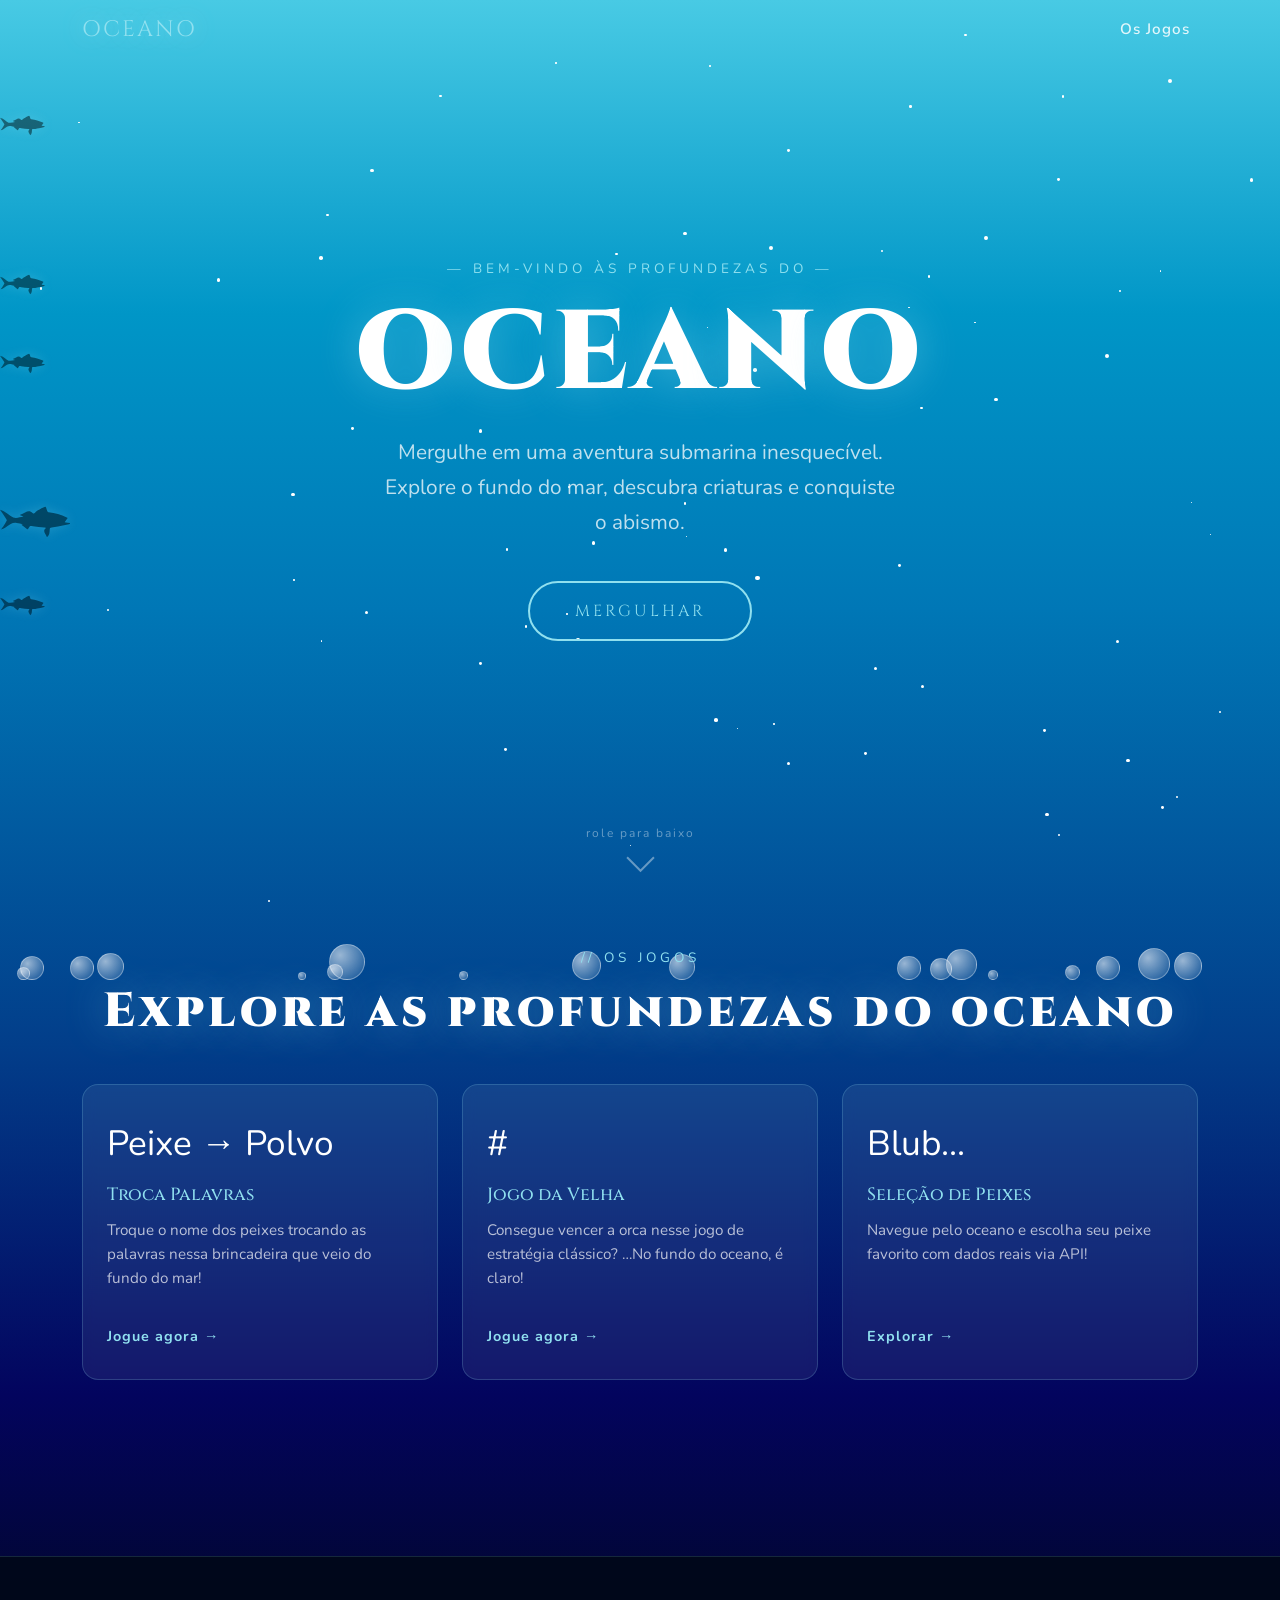
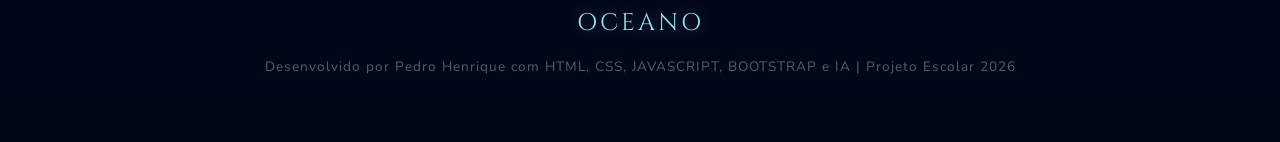
<file: index.html>
<!DOCTYPE html>
<html lang="pt-br">

<head>
    <meta charset="UTF-8">
    <meta name="viewport" content="width=device-width, initial-scale=1.0">
    <title>Oceano</title>
    <link href="https://cdn.jsdelivr.net/npm/bootstrap@5.3.8/dist/css/bootstrap.min.css" rel="stylesheet"
        integrity="sha384-sRIl4kxILFvY47J16cr9ZwB07vP4J8+LH7qKQnuqkuIAvNWLzeN8tE5YBujZqJLB" crossorigin="anonymous">
    <link rel="stylesheet" href="style.css">
</head>

<body>
    <div id="particles-container"></div>
    <div id="bubbles-container"></div>
    <div id="fish-container"></div>


    <!-- ═══ NAVBAR ═══════════════════════════════════════════════
      navbar-expand-md  → colapsa em mobile, expande em ≥768px
      navbar-dark       → força ícones/texto claros (fundo escuro)
      position-fixed + top-0 + w-100 → fixa no topo da viewport
    ════════════════════════════════════════════════════════════ -->
    <nav class="navbar navbar-expand-md navbar-dark position-fixed top-0 w-100" id="navbar">
        <div class="container">
            <a class="navbar-brand nav-logo" href="#">OCEANO</a>
            <!-- hambúrguer automático do Bootstrap em mobile -->
            <button class="navbar-toggler border-0" type="button" data-bs-toggle="collapse" data-bs-target="#navMenu"
                aria-controls="navMenu" aria-expanded="false" aria-label="Toggle navigation">
                <span class="navbar-toggler-icon"></span>
            </button>
            <div class="collapse navbar-collapse justify-content-end" id="navMenu">
                <ul class="navbar-nav gap-3">
                    <li class="nav-item"><a class="nav-link nav-link-custom" href="#jogos">Os Jogos</a></li>
                </ul>
            </div>
        </div>
    </nav>

    <!-- ═══ HERO ══════════════════════════════════════════════════
      min-vh-100          → seção ocupa pelo menos 100% da tela
      d-flex flex-column  → filhos empilhados verticalmente
      align-items-center  → centraliza no eixo horizontal (X)
      justify-content-center → centraliza no eixo vertical (Y)
      position-relative   → necessário para o scroll-hint
                            usar position:absolute em relação
                            a esta section, e não à tela toda
    ════════════════════════════════════════════════════════════ -->
    <section
        class="hero min-vh-100 d-flex flex-column align-items-center justify-content-center text-center position-relative">
        <p class="hero-eyebrow">— Bem-vindo às profundezas do —</p>
        <h1 id="titulo">OCEANO</h1>
        <p class="hero-sub">
            Mergulhe em uma aventura submarina inesquecível.<br>
            Explore o fundo do mar, descubra criaturas e conquiste o abismo.
        </p>
        <a href="#jogos" class="btn-mergulhar">Mergulhar</a>
        <!--
          scroll-hint fica DENTRO da section (não de um col),
          pois usa position:absolute com bottom:2rem.
          Se estivesse dentro de um col Bootstrap, o absolute
          seria relativo à col (altura do conteúdo), não à
          section de tela cheia — ficaria no lugar errado.
        -->
        <div class="scroll-hint">
            <span>role para baixo</span>
            <div class="scroll-arrow"></div>
        </div>
    </section>


    <!-- ═══ SEÇÃO: OS JOGOS ════════════════════════════════════════
      Estrutura correta Bootstrap: section > .container > .row > .col
      A section é o bloco semântico (pode ter padding/background).
      O .container fica DENTRO dela para limitar a largura do conteúdo.
    ════════════════════════════════════════════════════════════ -->
    <section class="jogos-section py-5" id="jogos">
        <div class="container  mb-custom">

            <div class="text-center mb-5">
                <p class="section-label">// Os jogos</p>
                <h2 class="section-title">Explore as profundezas do oceano</h2>
            </div>
            <!--
              row-cols-1     → 1 card por linha em mobile (padrão)
              row-cols-md-3  → 3 cards por linha em ≥768px
              g-4            → gutter de 1.5rem entre cards
              Bootstrap resolve a responsividade automaticamente
              com essas três classes — sem media queries manuais.
            -->
            <div class="row row-cols-1 row-cols-md-3 g-4">
                <div class="col">
                    <!-- h-100 iguala a altura de todos os cards na mesma linha -->
                    <div class="card h-100">
                        <div class="card-icon">
                            Peixe → Polvo
                        </div>
                        <h3>Troca Palavras</h3>
                        <p>Troque o nome dos peixes trocando as palavras nessa brincadeira que veio do fundo do mar!</p>
                        <a href="trocapalavras.html" class="card-link">Jogue agora →</a>
                    </div>
                </div>
                <div class="col">
                    <div class="card h-100">
                        <div class="card-icon">
                            #
                        </div>
                        <h3>Jogo da Velha</h3>
                        <p>Consegue vencer a orca nesse jogo de estratégia clássico? …No fundo do oceano, é claro!</p>
                        <a href="#" class="card-link">Jogue agora →</a>
                    </div>
                </div>
                <div class="col">
                    <div class="card h-100">
                        <div class="card-icon">
                                Blub...
                        </div>
                        <h3>Seleção de Peixes</h3>
                        <p>Navegue pelo oceano e escolha seu peixe favorito com dados reais via API!</p>
                        <a href="#" class="card-link">Explorar →</a>
                    </div>
                </div>
            </div>
        </div>
    </section>


    <!-- ════════════════════════ FOOTER ═══════════════════ -->
    <footer>
        <span class="logo-footer">OCEANO</span>
        <p>Desenvolvido por Pedro Henrique com HTML, CSS, JAVASCRIPT, BOOTSTRAP e IA | Projeto Escolar 2026</p>
    </footer>


    <audio id="som-bolhas" loop>
        <!-- <source src="audio/soundshmyak-loop-air-bubbles-159283.mp3" type="audio/mpeg"> -->
        <source
            src="audio/malvarrosadesigns-muffled-and-relaxing-sound-of-bubbles-rising-slowly-in-water-loop-492207.mp3"
            type="audio/mpeg">
    </audio>
    <script src="https://cdn.jsdelivr.net/npm/bootstrap@5.3.8/dist/js/bootstrap.bundle.min.js"
        integrity="sha384-FKyoEForCGlyvwx9Hj09JcYn3nv7wiPVlz7YYwJrWVcXK/BmnVDxM+D2scQbITxI"
        crossorigin="anonymous"></script>
    <script src="script.js"></script>
</body>

</html>







<!-- <div class="container text-center">

        <div class="row">
            <div class="col-lg-12">
                <p class="hero-eyebrow">- BEM-VINDO ÀS PROFUNDEZAS DO-</p>
                <h1 id="titulo">OCEANO</h1>
            </div>
            <div class="col-lg-12">
                <div class="scroll-hint">
                    <span>role para baixo</span>
                    <div class="scroll-arrow"></div>
                </div>
            </div>
        </div> -->

<!-- <div class="row">
                <div class="col-lg-12">
                    <p>OS JOGOS</p>
                    <h2>EXPLORE AS PROFUNDEZAS DO OCEANO</h2>
                </div>

                <div class="col-lg-4">
                    <div class="card">
                        <div class="card-icon"></div>
                        <h3>TROCA PALAVRAS</h3>
                        <p>Troque as palavras das frases nessa brincadeira que venho do fundo do mar!</p>
                        <a href="trocapalavras.html">Jogue agora!</a>
                    </div>
                </div>
                <div class="col-lg-4">
                    <div class="card">
                        <div class="card-icon"></div>
                        <h3>JOGO DA VELHA</h3>
                        <p>Consegue vencer da orca nesse jogo de estratégia clássico? ...Enquanto está no fundo do oceano, é
                            claro!</p>
                        <a href=""></a>
                    </div>
                </div>
                <div class="col-lg-4">
                    <div class="card">
                        <div class="card-icon"></div>
                        <h3>SELEÇÃO DE PEIXES</h3>
                        <p>Navegue por zonas distintas: recife, mar aberto, zona crepuscular, abissal, e escolha seu peixe
                            favorito!</p>
                        <a href=""></a>
                    </div>
                </div>
            </div> -->
</file>
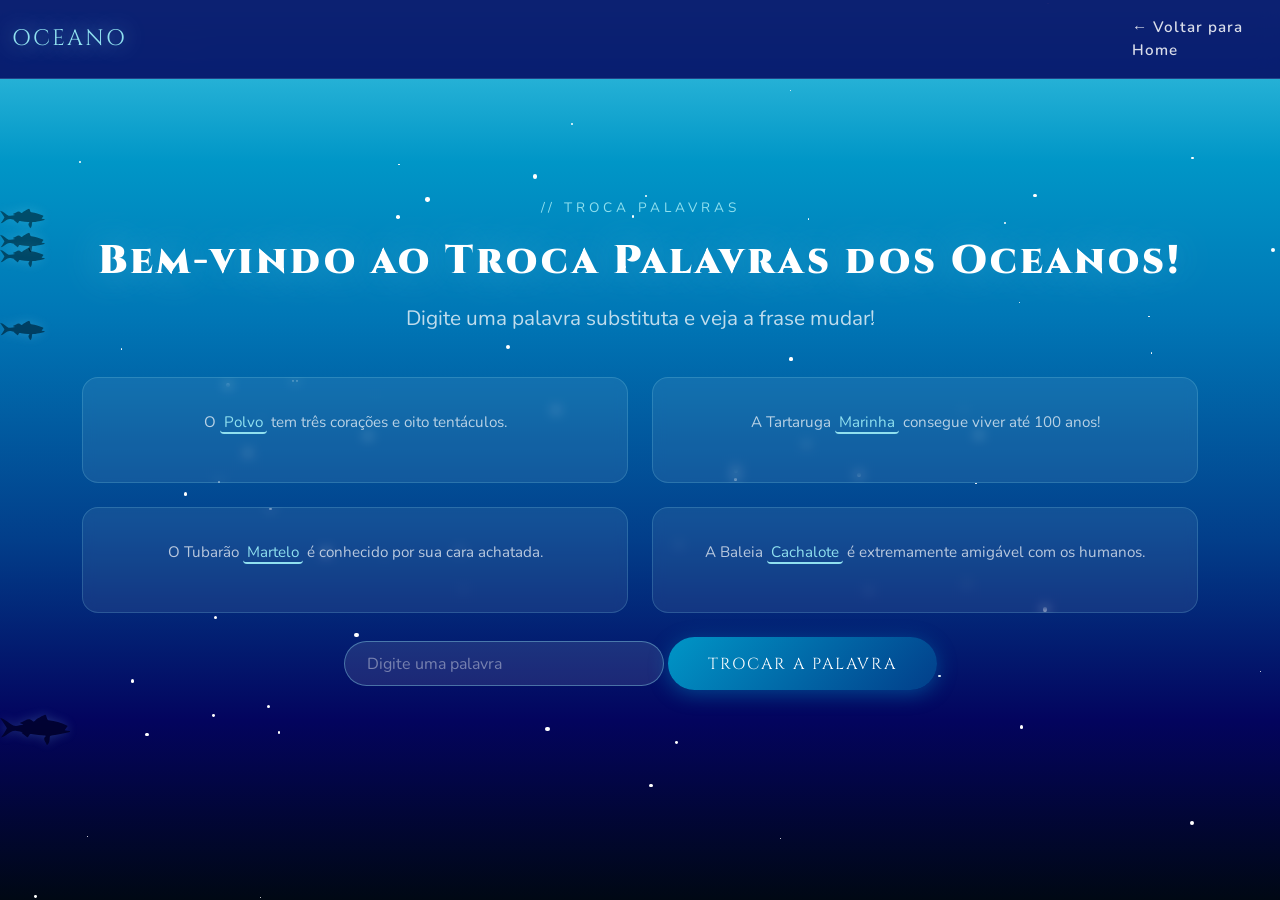
<file: trocapalavras.html>
<!DOCTYPE html>
<html lang="pt-br">

<head>
    <meta charset="UTF-8">
    <meta name="viewport" content="width=device-width, initial-scale=1.0">
    <title>Troca Palavras</title>
    <link href="https://cdn.jsdelivr.net/npm/bootstrap@5.3.8/dist/css/bootstrap.min.css" rel="stylesheet"
        integrity="sha384-sRIl4kxILFvY47J16cr9ZwB07vP4J8+LH7qKQnuqkuIAvNWLzeN8tE5YBujZqJLB" crossorigin="anonymous">
    <link rel="stylesheet" href="style.css">
</head>

<body>
    <div id="particles-container"></div>
    <div id="bubbles-container"></div>
    <div id="fish-container"></div>

    <!-- ═══ NAVBAR ═══════════════════════════════════════════════
      navbar-expand-md  → colapsa em mobile, expande em ≥768px
      navbar-dark       → força ícones/texto claros (fundo escuro)
      position-fixed + top-0 + w-100 → fixa no topo da viewport
    ════════════════════════════════════════════════════════════ -->
    <nav class="navbar navbar-expand-md navbar-dark position-fixed top-0 w-100" id="navbar" style="background: rgba(3,4,94,0.85) !important; backdrop-filter: blur(10px); border-bottom: 1px solid rgba(144,224,239,0.2);">
        <div class="container">
            <a class="navbar-brand nav-logo" href="index.html">OCEANO</a>
            <!-- hambúrguer automático do Bootstrap em mobile -->
            <button class="navbar-toggler border-0" type="button" data-bs-toggle="collapse" data-bs-target="#navMenu"
                aria-controls="navMenu" aria-expanded="false" aria-label="Toggle navigation">
                <span class="navbar-toggler-icon"></span>
            </button>
        </div>
        <div class="collapse navbar-collapse justify-content-end" id="navMenu">
            <ul class="navbar-nav gap-3">
                <li class="nav-item"><a class="nav-link nav-link-custom" href="index.html">← Voltar para Home</a></li>
            </ul>
        </div>
    </nav>

    <section
        class="min-vh-100 d-flex flex-column align-items-center justify-content-center text-center py-5 position-relative pagina-jogo"
        style="z-index:1;">
        <div class="container">

            <p class="section-label">// Troca Palavras</p>
            <h1 id="titulo-jogo">Bem-vindo ao Troca Palavras dos Oceanos!</h1>
            <p class="hero-sub mx-auto">Digite uma palavra substituta e veja a frase mudar!</p>

            <!-- frases em cards -->
            <div class="row row-cols-1 row-cols-md-2 g-4 mb-4">
                <div class="col">
                    <div class="card h-100 card-trocar">
                        <p>O <span class="trocar">Polvo</span> tem três corações e oito tentáculos.</p>
                    </div>
                </div>
                <div class="col">
                    <div class="card h-100 card-trocar">
                        <p>A Tartaruga <span class="trocar">Marinha</span> consegue viver até 100 anos!</p>
                    </div>
                </div>
                <div class="col">
                    <div class="card h-100 card-trocar">
                        <p>O Tubarão <span class="trocar">Martelo</span> é conhecido por sua cara achatada.</p>
                    </div>
                </div>
                <div class="col">
                    <div class="card h-100 card-trocar">
                        <p>A Baleia <span class="trocar">Cachalote</span> é extremamente amigável com os humanos.</p>
                    </div>
                </div>
            </div>

            <!-- input e botão -->
            <input type="text" class="input-substituicao" id="substituicao" placeholder="Digite uma palavra">
            <button class="btn-jogar" onclick="trocarPalavra()">Trocar a palavra</button>

        </div>
    </section>


    <audio id="som-bolhas" loop>
        <!-- <source src="audio/soundshmyak-loop-air-bubbles-159283.mp3" type="audio/mpeg"> -->
        <source
            src="audio/malvarrosadesigns-muffled-and-relaxing-sound-of-bubbles-rising-slowly-in-water-loop-492207.mp3"
            type="audio/mpeg">
    </audio>

    <script src="https://cdn.jsdelivr.net/npm/bootstrap@5.3.8/dist/js/bootstrap.bundle.min.js"
        integrity="sha384-FKyoEForCGlyvwx9Hj09JcYn3nv7wiPVlz7YYwJrWVcXK/BmnVDxM+D2scQbITxI"
        crossorigin="anonymous"></script>
    <script src="script.js"></script>
    <script>
        // ════════════════════════════════════════════════════════════
        //  ESSE SCRIPT TEM COMO OBJETIVO SOMENTE MUDANÇAS ESTÉTICAS
        // ════════════════════════════════════════════════════════════
        titulo.style.fontSize = 'clamp(1rem, 3vw, 2.8rem)'

        const fraseCard = document.querySelectorAll('.card p')
        fraseCard.forEach((fraseCard) => {
            fraseCard.style.fontSize = '1.25rem'
        })
    </script>
</body>

</html>
</file>
<file: style.css>
/* FONTE PRA TITULO */
@import url('https://fonts.googleapis.com/css2?family=Cinzel:wght@400..900&family=Poppins:ital,wght@0,100;0,200;0,300;0,400;0,500;0,600;0,700;0,800;0,900;1,100;1,200;1,300;1,400;1,500;1,600;1,700;1,800;1,900&display=swap');

/* FONTE PRA TEXTO NORMAL */
@import url('https://fonts.googleapis.com/css2?family=Poppins:ital,wght@0,100;0,200;0,300;0,400;0,500;0,600;0,700;0,800;0,900;1,100;1,200;1,300;1,400;1,500;1,600;1,700;1,800;1,900&display=swap');

/* FONTE PRA SUBTITULO */
@import url('https://fonts.googleapis.com/css2?family=Cinzel:wght@400..900&family=Nunito:ital,wght@0,200..1000;1,200..1000&family=Poppins:ital,wght@0,100;0,200;0,300;0,400;0,500;0,600;0,700;0,800;0,900;1,100;1,200;1,300;1,400;1,500;1,600;1,700;1,800;1,900&display=swap');


*,
*::before,
*::after {
    margin: 0;
    padding: 0;
    box-sizing: border-box;
}

:root {
    --surface: #48CAE4;
    --mid: #0077B6;
    --deep: #023E8A;
    --abyss: #03045E;
    --text-glow: #90E0EF;
    --white: #ffffff;
}

html {
    scroll-behavior: smooth;
}

body {
    font-family: 'Nunito', sans-serif;
    color: var(--white);
    background: linear-gradient(to bottom,
            #48CAE4 0%,
            #0096C7 18%,
            #0077B6 35%,
            #023E8A 60%,
            #03045E 80%,
            #000814 100%);
    min-height: 100vh;
    overflow-x: hidden;
}

.hero-eyebrow {
    font-size: 0.85rem;
    letter-spacing: 4px;
    text-transform: uppercase;
    color: var(--text-glow);
    margin-bottom: 1.2rem;
    opacity: 0;
    animation: fadeUp 0.8s ease forwards 0.3s;
}

.mb-custom {
    margin-bottom: 8rem !important; /* Aumente o valor conforme necessário */
}
/* ════════════════════════════════════════════
   NAVBAR
   O Bootstrap já posiciona e dá z-index alto.
   Aqui só customizamos aparência.
════════════════════════════════════════════ */
#navbar {
    /* começa transparente — JS adiciona .scrolled ao rolar */
    background: transparent !important;
    transition: background 0.5s ease, backdrop-filter 0.5s ease;
    /* z-index alto para ficar acima das camadas de fundo */
    z-index: 200;
}

#navbar.scrolled {
    background: rgba(3, 4, 94, 0.85) !important;
    backdrop-filter: blur(10px);
    border-bottom: 1px solid rgba(144, 224, 239, 0.2);
}

.nav-logo {
    font-family: 'Cinzel', serif;
    font-size: 1.4rem;
    letter-spacing: 2px;
    color: var(--text-glow) !important;
    text-shadow: 0 0 20px rgba(144, 224, 239, 0.8);
    text-decoration: none;
}

.nav-link-custom {
    color: rgba(255, 255, 255, 0.85) !important;
    font-size: 0.95rem;
    font-weight: 600;
    letter-spacing: 1px;
    transition: color 0.3s, text-shadow 0.3s;
}

.nav-link-custom:hover {
    color: var(--text-glow) !important;
    text-shadow: 0 0 12px rgba(144, 224, 239, 0.8);
}

/* ════════════════════════════════════════════
   HERO
   O Bootstrap cuida do posicionamento (min-vh-100,
   d-flex, align-items-center, justify-content-center).
   Aqui só definimos padding e z-index.
════════════════════════════════════════════ */
.hero {
    padding: 2rem 1rem;
    /* z-index:1 garante que o conteúdo fique
       acima das camadas de fundo (z-index:0) */
    position: relative;
    z-index: 1;
}

.hero-eyebrow {
    font-size: 0.85rem;
    letter-spacing: 4px;
    text-transform: uppercase;
    color: var(--text-glow);
    margin-bottom: 1.2rem;
    opacity: 0;
    animation: fadeUp 0.8s ease forwards 0.3s;
}

.hero-sub {
    font-size: clamp(1rem, 2.5vw, 1.3rem);
    color: rgba(255, 255, 255, 0.75);
    max-width: 520px;
    line-height: 1.7;
    margin-bottom: 2.5rem;
    opacity: 0;
    animation: fadeUp 0.8s ease forwards 0.7s;
}

/* BOTÃO HERO */
.btn-mergulhar {
    display: inline-block;
    padding: 1rem 2.8rem;
    background: transparent;
    border: 2px solid var(--text-glow);
    color: var(--text-glow);
    font-family: 'Cinzel', serif;
    font-size: 1rem;
    letter-spacing: 3px;
    text-transform: uppercase;
    text-decoration: none;
    border-radius: 50px;
    cursor: pointer;
    transition: background 0.3s, color 0.3s, box-shadow 0.3s, transform 0.2s;
    opacity: 0;
    animation: fadeUp 0.8s ease forwards 1s;
}

.btn-mergulhar:hover {
    background: var(--text-glow);
    color: var(--abyss);
    box-shadow: 0 0 30px rgba(144, 224, 239, 0.5);
    transform: translateY(-3px);
}

/* ════════════════════════════════════════════
    SEÇÂO JOGOS
════════════════════════════════════════════ */
.section-label {
    font-size: 0.85rem;
    letter-spacing: 4px;
    text-transform: uppercase;
    color: var(--text-glow);
    margin-bottom: 1.2rem;
    opacity: 0;
    animation: fadeUp 0.8s ease forwards 0.3s;
}

.section-title {
    font-family: 'Cinzel', serif;
    font-size: clamp(1rem, 4vw, 3rem);
    font-weight: 900;
    line-height: 1;
    letter-spacing: 4px;
    text-shadow: 0 0 40px rgba(144, 224, 239, 0.4);
}

/* ════════════════════════════════════════════
    CARDS
    Bootstrap reseta .card — sobrescrevemos com
    o estilo oceânico. !important onde necessário
    para vencer a especificidade do Bootstrap.
════════════════════════════════════════════ */
.card {
    background: rgba(255, 255, 255, 0.07) !important;
    border: 1px solid rgba(144, 224, 239, 0.2) !important;
    border-radius: 16px !important;
    padding: 2rem 1.5rem !important;
    backdrop-filter: blur(6px);
    color: var(--white) !important;
    transition: transform 0.3s, background 0.3s, box-shadow 0.3s;
    /* display flex em coluna para empurrar o link pro fundo
       (funciona junto com h-100 do Bootstrap) */
    display: flex !important;
    flex-direction: column;
}

.card:hover {
    transform: translateY(-8px);
    background: rgba(255, 255, 255, 0.12) !important;
    box-shadow: 0 12px 40px rgba(0, 119, 182, 0.3);
}

.card-icon {
    font-size: 2.2rem;
    margin-bottom: 1rem;
}

.card h3 {
    font-family: 'Cinzel', serif;
    font-size: 1.1rem;
    margin-bottom: 0.7rem;
    color: var(--text-glow);
}

.card p {
    font-size: 0.95rem;
    color: rgba(255, 255, 255, 0.7);
    line-height: 1.6;
    /* flex-grow empurra o link para o final do card,
       independente do tamanho do texto */
    flex-grow: 1;
}

.card-link {
    display: inline-block;
    margin-top: 1.2rem;
    color: var(--text-glow);
    text-decoration: none;
    font-size: 0.9rem;
    font-weight: 700;
    letter-spacing: 1px;
    transition: letter-spacing 0.3s, opacity 0.3s;
}

.card-link:hover {
    letter-spacing: 2px;
    opacity: 0.8;
    color: var(--text-glow);
}

/* ════════════════════════════════════════════
    FOOTER
════════════════════════════════════════════ */
footer {
    background: rgba(0, 8, 20, 0.8);
    border-top: 1px solid rgba(144, 224, 239, 0.15);
    padding: 3rem 2rem;
    position: relative;
    z-index: 1;
    text-align: center;
}

footer p {
    color: rgba(255, 255, 255, 0.35);
    font-size: 0.85rem;
    letter-spacing: 1px;
}

.logo-footer {
    font-family: 'Cinzel', serif;
    font-size: 1.5rem;
    color: var(--text-glow);
    letter-spacing: 3px;
    margin-bottom: 1rem;
    display: block;
    text-shadow: 0 0 20px rgba(144, 224, 239, 0.4);
}

/* ════════════════════════════════════════════
    PÁGINA DE TROCA PALAVRAS
════════════════════════════════════════════ */
#titulo-jogo {
    font-family: 'Cinzel', serif;
    font-size: clamp(1.4rem, 3.5vw, 2.5rem);
    font-weight: 900;
    letter-spacing: 3px;
    margin-bottom: 1rem;
    text-shadow: 0 0 40px rgba(144, 224, 239, 0.4);
    line-height: 1.2;
}


.pagina-jogo {
    padding-top: 80px;
}

/* Span Trocar */
.trocar {
    color: #90E0EF;
    border-bottom: 2px solid #90E0EF;
    cursor: pointer;
    transition: background 0.2s, padding 0.2s;
    padding: 0 4px;
    border-radius: 4px;
}

.trocar:hover {
    background: rgba(144, 224, 239, 0.15);
}

.trocar.selecionado {
    background: rgba(144, 224, 239, 0.3);
    box-shadow: 0 0 10px rgba(144, 224, 239, 0.4);
}

/* Input da palavra substituida */
.input-substituicao {
    background: rgba(255, 255, 255, 0.1);
    border: 1px solid rgba(144, 224, 239, 0.4);
    border-radius: 30px;
    color: #fff;
    padding: 0.6rem 1.4rem;
    font-family: 'Nunito', sans-serif;
    font-size: 1rem;
    outline: none;
    transition: border 0.3s;
    margin-bottom: 1rem;
    width: 100%;
    max-width: 320px;
}

.input-substituicao::placeholder {
    color: rgba(255, 255, 255, 0.4);
}

.input-substituicao:focus {
    border-color: rgba(144, 224, 239, 0.8);
    background: rgba(255, 255, 255, 0.15);
}

/* Botao com a funcao de trocar */
.btn-jogar {
    display: inline-block;
    padding: 0.9rem 2.5rem;
    background: linear-gradient(135deg, #0096C7, #023E8A);
    color: white;
    font-family: 'Cinzel', serif;
    font-size: 1rem;
    letter-spacing: 2px;
    text-transform: uppercase;
    text-decoration: none;
    border-radius: 50px;
    border: none;
    cursor: pointer;
    transition: transform 0.2s, box-shadow 0.3s;
    box-shadow: 0 4px 20px rgba(0, 150, 199, 0.4);
}

.btn-jogar:hover {
    transform: translateY(-3px);
    box-shadow: 0 8px 30px rgba(0, 150, 199, 0.6);
    color: white;
}

/* ════════════════════════════════════════════
    ANIMAÇÕES
════════════════════════════════════════════ */

/* ─── OBJETOS ─── */
#particles-container,
#bubbles-container,
#fish-container {
    position: fixed;
    inset: 0;
    pointer-events: none;
    z-index: 0;
}

/* Animação da bolha */
.bolha {
    position: absolute;
    border-radius: 50%;
    background: radial-gradient(circle at 30% 30%, rgba(255, 255, 255, 0.6), rgba(255, 255, 255, 0.05));
    border: 1px solid rgba(255, 255, 255, 0.35);
    animation: subir linear infinite;
    bottom: -80px;
}

@keyframes subir {
    0% {
        transform: translateY(0) translateX(0);
        opacity: 0.7;
    }

    50% {
        transform: translateY(-50vh) translateX(15px);
        opacity: 0.4;
    }

    100% {
        transform: translateY(-110vh) translateX(-10px);
        opacity: 0;
    }
}

/* Animação da particula */
.particula {
    position: absolute;
    border-radius: 50%;
    background: white;
    animation: brilhar ease-in-out infinite;
}

@keyframes brilhar {

    0%,
    100% {
        opacity: 0.15;
        transform: translateY(0);
    }

    50% {
        opacity: 0.9;
        transform: translateY(-8px);
    }
}

/* Animação do peixe */
.peixe {
    position: absolute;
    animation: nadar linear infinite;
    opacity: 0.45;
    filter: drop-shadow(0 0 6px rgba(144, 224, 239, 0.5));
}

@keyframes nadar {
    0% {
        transform: translateX(110vw) scaleX(-1);
    }

    49% {
        transform: translateX(-150px) scaleX(-1);
    }

    50% {
        transform: translateX(-150px) scaleX(1);
    }

    100% {
        transform: translateX(110vw) scaleX(1);
    }
}


/* Animação do titulo */
#titulo {
    font-family: 'Cinzel', serif;
    font-size: clamp(3rem, 9vw, 7rem);
    font-weight: 900;
    line-height: 1;
    letter-spacing: 4px;
    margin-bottom: 1.5rem;
    text-shadow: 0 0 40px rgba(144, 224, 239, 0.4);
}

#titulo span {
    display: inline-block;
    animation: onda 2s ease-in-out infinite;
}

@keyframes onda {

    0%,
    100% {
        transform: translateY(0);
    }

    50% {
        transform: translateY(-14px);
    }
}

/* Animação da setinha pra baixo */
.scroll-hint {
    position: absolute;
    bottom: 2rem;
    left: 50%;
    transform: translateX(-50%);
    display: flex;
    flex-direction: column;
    align-items: center;
    gap: 0.4rem;
    color: rgba(255, 255, 255, 0.4);
    font-size: 0.75rem;
    letter-spacing: 2px;
    animation: pulsar 2s ease-in-out infinite;
}

.scroll-arrow {
    width: 20px;
    height: 20px;
    border-right: 2px solid rgba(255, 255, 255, 0.4);
    border-bottom: 2px solid rgba(255, 255, 255, 0.4);
    transform: rotate(45deg);
}

@keyframes pulsar {

    0%,
    100% {
        opacity: 0.4;
        transform: translateX(-50%) translateY(0);
    }

    50% {
        opacity: 0.9;
        transform: translateX(-50%) translateY(8px);
    }
}

/* ─── UTILS ─── */
@keyframes fadeUp {
    from {
        opacity: 0;
        transform: translateY(30px);
    }

    to {
        opacity: 1;
        transform: translateY(0);
    }
}

/* ════════════════════════════════════════════
   RESPONSIVO — ajustes finos sobre o Bootstrap
════════════════════════════════════════════ */
@media (max-width: 767px) {

    /* em mobile, navbar colapsada fica com fundo escuro
       para os links ficarem legíveis */
    #navbar .navbar-collapse {
        background: rgba(3, 4, 94, 0.95);
        padding: 1rem;
        border-radius: 12px;
        margin-top: .5rem;
        backdrop-filter: blur(10px);
    }

    .jogos-section,
    .jogar-section {
        padding: 4rem 1rem;
    }
}
</file>
